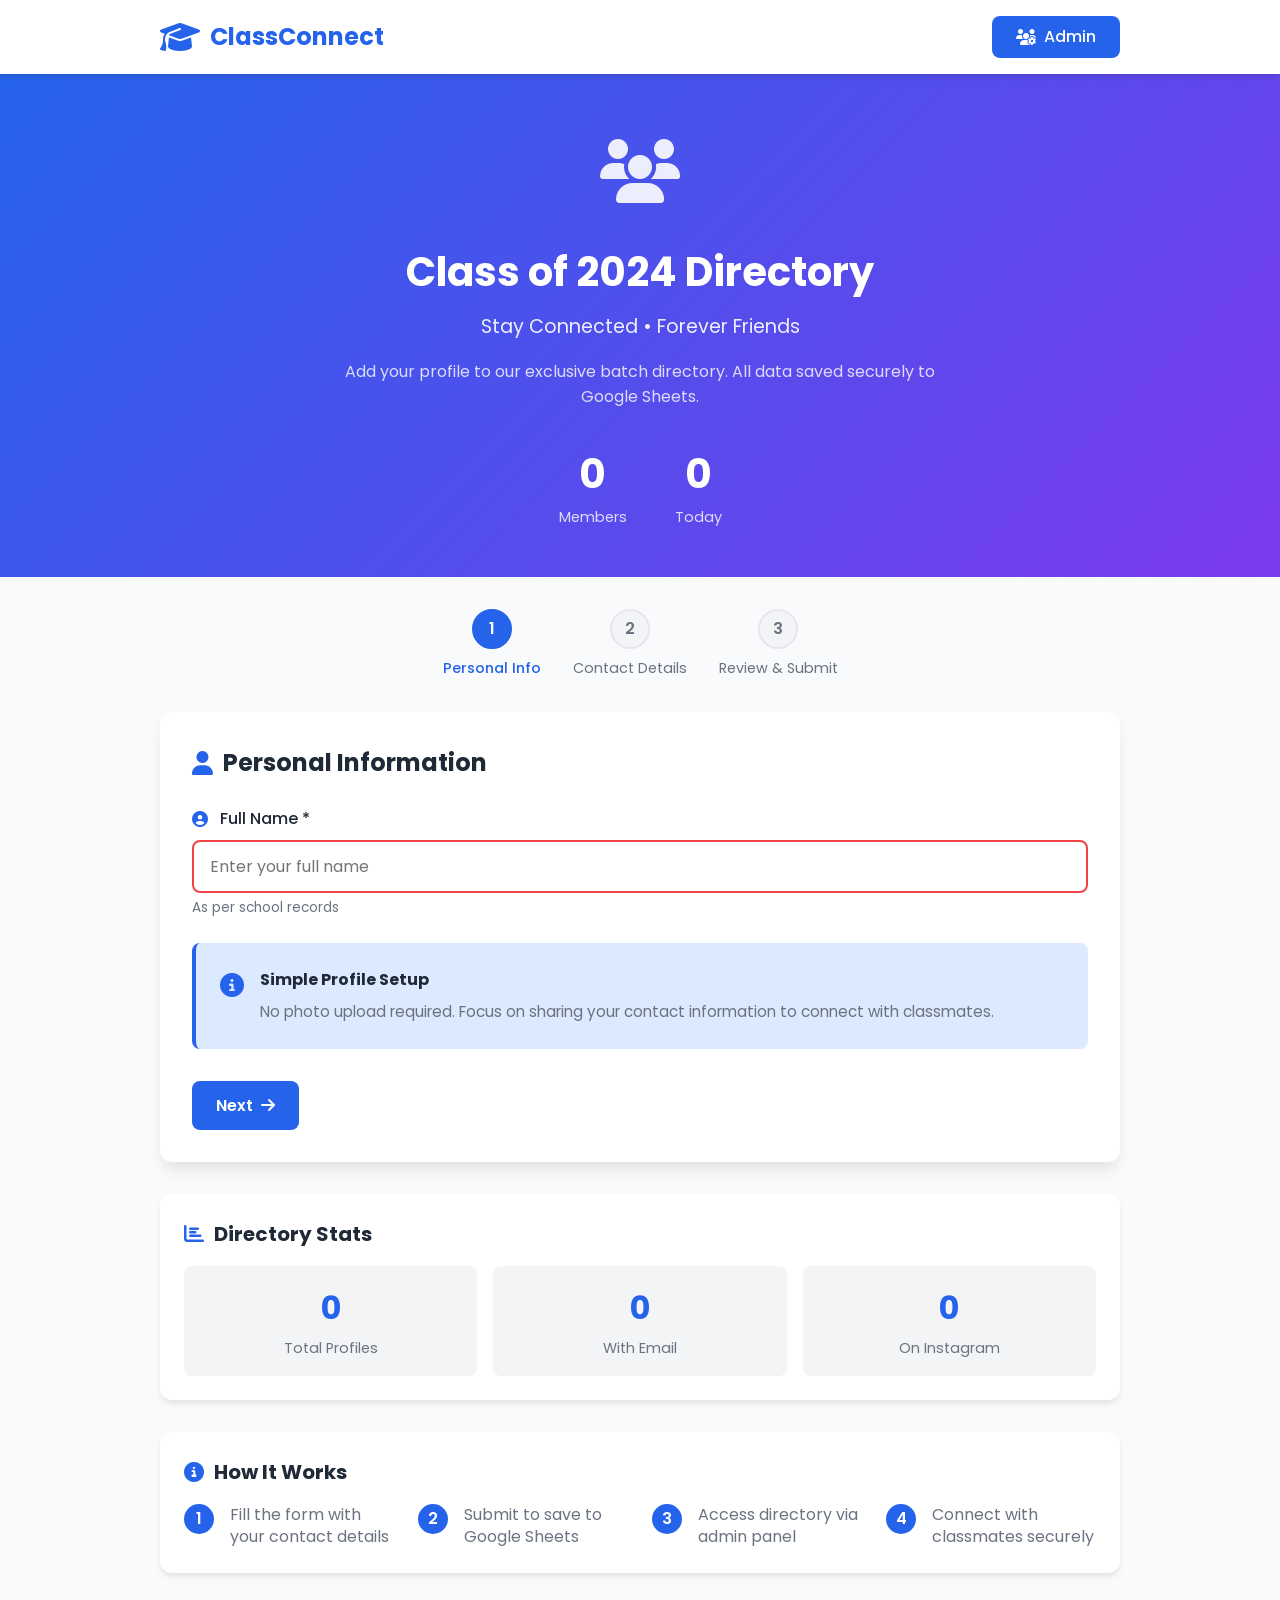
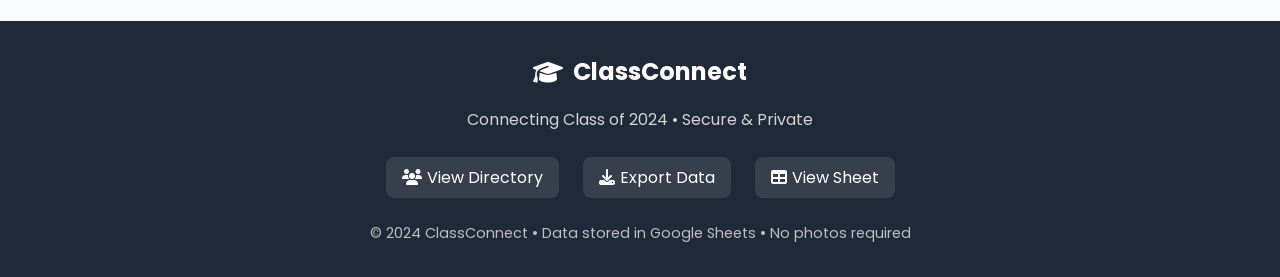
<file: index.html>
<!DOCTYPE html>
<html lang="en">
<head>
    <meta charset="UTF-8">
    <meta name="viewport" content="width=device-width, initial-scale=1.0">
    <title>ClassConnect | Batch 2024</title>
    <link rel="stylesheet" href="style.css">
    <link rel="stylesheet" href="https://cdnjs.cloudflare.com/ajax/libs/font-awesome/6.4.0/css/all.min.css">
    <link href="https://fonts.googleapis.com/css2?family=Poppins:wght@300;400;500;600;700&display=swap" rel="stylesheet">
</head>
<body>
    <!-- Header -->
    <header class="header">
        <div class="container">
            <nav class="navbar">
                <div class="logo">
                    <i class="fas fa-graduation-cap"></i>
                    <span>ClassConnect</span>
                </div>
                <a href="admin.html" class="admin-btn">
                    <i class="fas fa-users-cog"></i> Admin
                </a>
            </nav>
        </div>
    </header>

    <!-- Hero Section -->
    <section class="hero">
        <div class="container">
            <div class="hero-content">
                <div class="hero-icon">
                    <i class="fas fa-users"></i>
                </div>
                <h1>Class of 2024 Directory</h1>
                <p class="subtitle">Stay Connected • Forever Friends</p>
                <p class="description">Add your profile to our exclusive batch directory. All data saved securely to Google Sheets.</p>
                
                <div class="live-stats">
                    <div class="stat">
                        <span class="number" id="totalMembers">0</span>
                        <span class="label">Members</span>
                    </div>
                    <div class="stat">
                        <span class="number" id="todayJoined">0</span>
                        <span class="label">Today</span>
                    </div>
                </div>
            </div>
        </div>
    </section>

    <!-- Main Form -->
    <main class="main-content">
        <div class="container">
            <!-- Progress Steps -->
            <div class="steps">
                <div class="step active">
                    <div class="step-number">1</div>
                    <div class="step-text">Personal Info</div>
                </div>
                <div class="step">
                    <div class="step-number">2</div>
                    <div class="step-text">Contact Details</div>
                </div>
                <div class="step">
                    <div class="step-number">3</div>
                    <div class="step-text">Review & Submit</div>
                </div>
            </div>

            <!-- Form -->
            <div class="form-container">
                <form id="classForm">
                    <!-- Step 1 -->
                    <div class="form-step active" id="step1">
                        <h2><i class="fas fa-user"></i> Personal Information</h2>
                        
                        <div class="form-group">
                            <label for="fullName">
                                <i class="fas fa-user-circle"></i> Full Name *
                            </label>
                            <input type="text" id="fullName" required placeholder="Enter your full name">
                            <small class="hint">As per school records</small>
                        </div>

                        <div class="profile-notice">
                            <div class="notice-icon">
                                <i class="fas fa-info-circle"></i>
                            </div>
                            <div class="notice-content">
                                <h4>Simple Profile Setup</h4>
                                <p>No photo upload required. Focus on sharing your contact information to connect with classmates.</p>
                            </div>
                        </div>

                        <div class="form-actions">
                            <button type="button" class="btn btn-next" onclick="nextStep(2)">
                                Next <i class="fas fa-arrow-right"></i>
                            </button>
                        </div>
                    </div>

                    <!-- Step 2 -->
                    <div class="form-step" id="step2">
                        <h2><i class="fas fa-address-book"></i> Contact Details</h2>
                        
                        <div class="form-group">
                            <label for="phone">
                                <i class="fas fa-phone"></i> WhatsApp Number *
                            </label>
                            <div class="phone-input">
                                <div class="country-code">
                                    <span>🇮🇳 +91</span>
                                </div>
                                <input type="tel" id="phone" required 
                                       placeholder="98765 43210"
                                       pattern="[0-9\s]{10,12}"
                                       maxlength="12">
                            </div>
                            <small class="hint">10-digit Indian number (numbers only)</small>
                        </div>

                        <div class="form-group">
                            <label for="altPhone">
                                <i class="fas fa-phone-alt"></i> Alternate Number
                            </label>
                            <div class="phone-input">
                                <div class="country-code">
                                    <span>🇮🇳 +91</span>
                                </div>
                                <input type="tel" id="altPhone" 
                                       placeholder="Alternative number"
                                       maxlength="12">
                            </div>
                        </div>

                        <div class="form-group">
                            <label for="email">
                                <i class="fas fa-envelope"></i> Email Address
                            </label>
                            <input type="email" id="email" placeholder="your.email@gmail.com">
                        </div>

                        <div class="form-group">
                            <label for="instagram">
                                <i class="fab fa-instagram"></i> Instagram ID
                            </label>
                            <div class="social-input">
                                <span class="prefix">@</span>
                                <input type="text" id="instagram" placeholder="username">
                            </div>
                        </div>

                        <div class="form-actions">
                            <button type="button" class="btn btn-back" onclick="prevStep(1)">
                                <i class="fas fa-arrow-left"></i> Back
                            </button>
                            <button type="button" class="btn btn-next" onclick="nextStep(3)">
                                Next <i class="fas fa-arrow-right"></i>
                            </button>
                        </div>
                    </div>

                    <!-- Step 3 -->
                    <div class="form-step" id="step3">
                        <h2><i class="fas fa-check-circle"></i> Review & Submit</h2>
                        
                        <div class="review-card">
                            <div class="review-avatar">
                                <i class="fas fa-user-circle"></i>
                            </div>
                            <div class="review-details">
                                <h3 id="reviewName">Your Name</h3>
                                <div class="detail">
                                    <i class="fas fa-phone"></i>
                                    <span id="reviewPhone">Not provided</span>
                                </div>
                                <div class="detail">
                                    <i class="fab fa-instagram"></i>
                                    <span id="reviewInstagram">Not provided</span>
                                </div>
                                <div class="detail">
                                    <i class="fas fa-envelope"></i>
                                    <span id="reviewEmail">Not provided</span>
                                </div>
                            </div>
                        </div>

                        <div class="privacy-notice">
                            <i class="fas fa-shield-alt"></i>
                            <div>
                                <strong>Privacy Assured:</strong> Your information is visible only to batchmates through the secure admin panel.
                            </div>
                        </div>

                        <div class="consent-box">
                            <input type="checkbox" id="consent" required>
                            <label for="consent">
                                <i class="fas fa-check-circle"></i>
                                I agree to share my contact information with batchmates
                                <small>Your data will only be accessible through the admin panel with password protection</small>
                            </label>
                        </div>

                        <div class="form-actions">
                            <button type="button" class="btn btn-back" onclick="prevStep(2)">
                                <i class="fas fa-arrow-left"></i> Back
                            </button>
                            <button type="submit" class="btn btn-submit">
                                <i class="fas fa-paper-plane"></i> Submit Profile
                            </button>
                        </div>
                    </div>
                </form>

                <!-- Success Message -->
                <div class="success-message" id="successMessage">
                    <div class="success-icon">
                        <i class="fas fa-check-circle"></i>
                    </div>
                    <h3>Profile Submitted Successfully!</h3>
                    <p>Your information has been saved to Google Sheets and is now part of our class directory.</p>
                    <div class="success-actions">
                        <button class="btn btn-success" onclick="resetForm()">
                            <i class="fas fa-plus"></i> Add Another Profile
                        </button>
                        <a href="admin.html" class="btn btn-outline" id="viewDirectoryBtn">
                            <i class="fas fa-users"></i> View Directory
                        </a>
                    </div>
                </div>
            </div>

            <!-- Quick Stats -->
            <div class="stats-section">
                <h3><i class="fas fa-chart-bar"></i> Directory Stats</h3>
                <div class="stats-grid">
                    <div class="stat-card">
                        <div class="stat-value" id="statTotal">0</div>
                        <div class="stat-label">Total Profiles</div>
                    </div>
                    <div class="stat-card">
                        <div class="stat-value" id="statWithEmail">0</div>
                        <div class="stat-label">With Email</div>
                    </div>
                    <div class="stat-card">
                        <div class="stat-value" id="statWithInsta">0</div>
                        <div class="stat-label">On Instagram</div>
                    </div>
                </div>
            </div>

            <!-- Instructions -->
            <div class="instructions">
                <h3><i class="fas fa-info-circle"></i> How It Works</h3>
                <div class="steps-list">
                    <div class="instruction">
                        <span class="number">1</span>
                        <p>Fill the form with your contact details</p>
                    </div>
                    <div class="instruction">
                        <span class="number">2</span>
                        <p>Submit to save to Google Sheets</p>
                    </div>
                    <div class="instruction">
                        <span class="number">3</span>
                        <p>Access directory via admin panel</p>
                    </div>
                    <div class="instruction">
                        <span class="number">4</span>
                        <p>Connect with classmates securely</p>
                    </div>
                </div>
            </div>
        </div>
    </main>

    <!-- Footer -->
    <footer class="footer">
        <div class="container">
            <div class="footer-content">
                <div class="footer-logo">
                    <i class="fas fa-graduation-cap"></i>
                    <span>ClassConnect</span>
                </div>
                <p class="footer-text">Connecting Class of 2024 • Secure & Private</p>
                
                <div class="footer-links">
                    <a href="#" id="adminLink">
                        <i class="fas fa-users"></i> View Directory
                    </a>
                    <a href="#" onclick="exportData()">
                        <i class="fas fa-download"></i> Export Data
                    </a>
                    <a href="#" id="viewSheetLink" target="_blank">
                        <i class="fas fa-table"></i> View Sheet
                    </a>
                </div>
                
                <p class="copyright">
                    © 2024 ClassConnect • Data stored in Google Sheets • No photos required
                </p>
            </div>
        </div>
    </footer>

    <!-- Loading Overlay -->
    <div class="loading" id="loading">
        <div class="spinner"></div>
        <p>Saving to Google Sheets...</p>
    </div>

    <script src="script.js"></script>
</body>
</html>
</file>
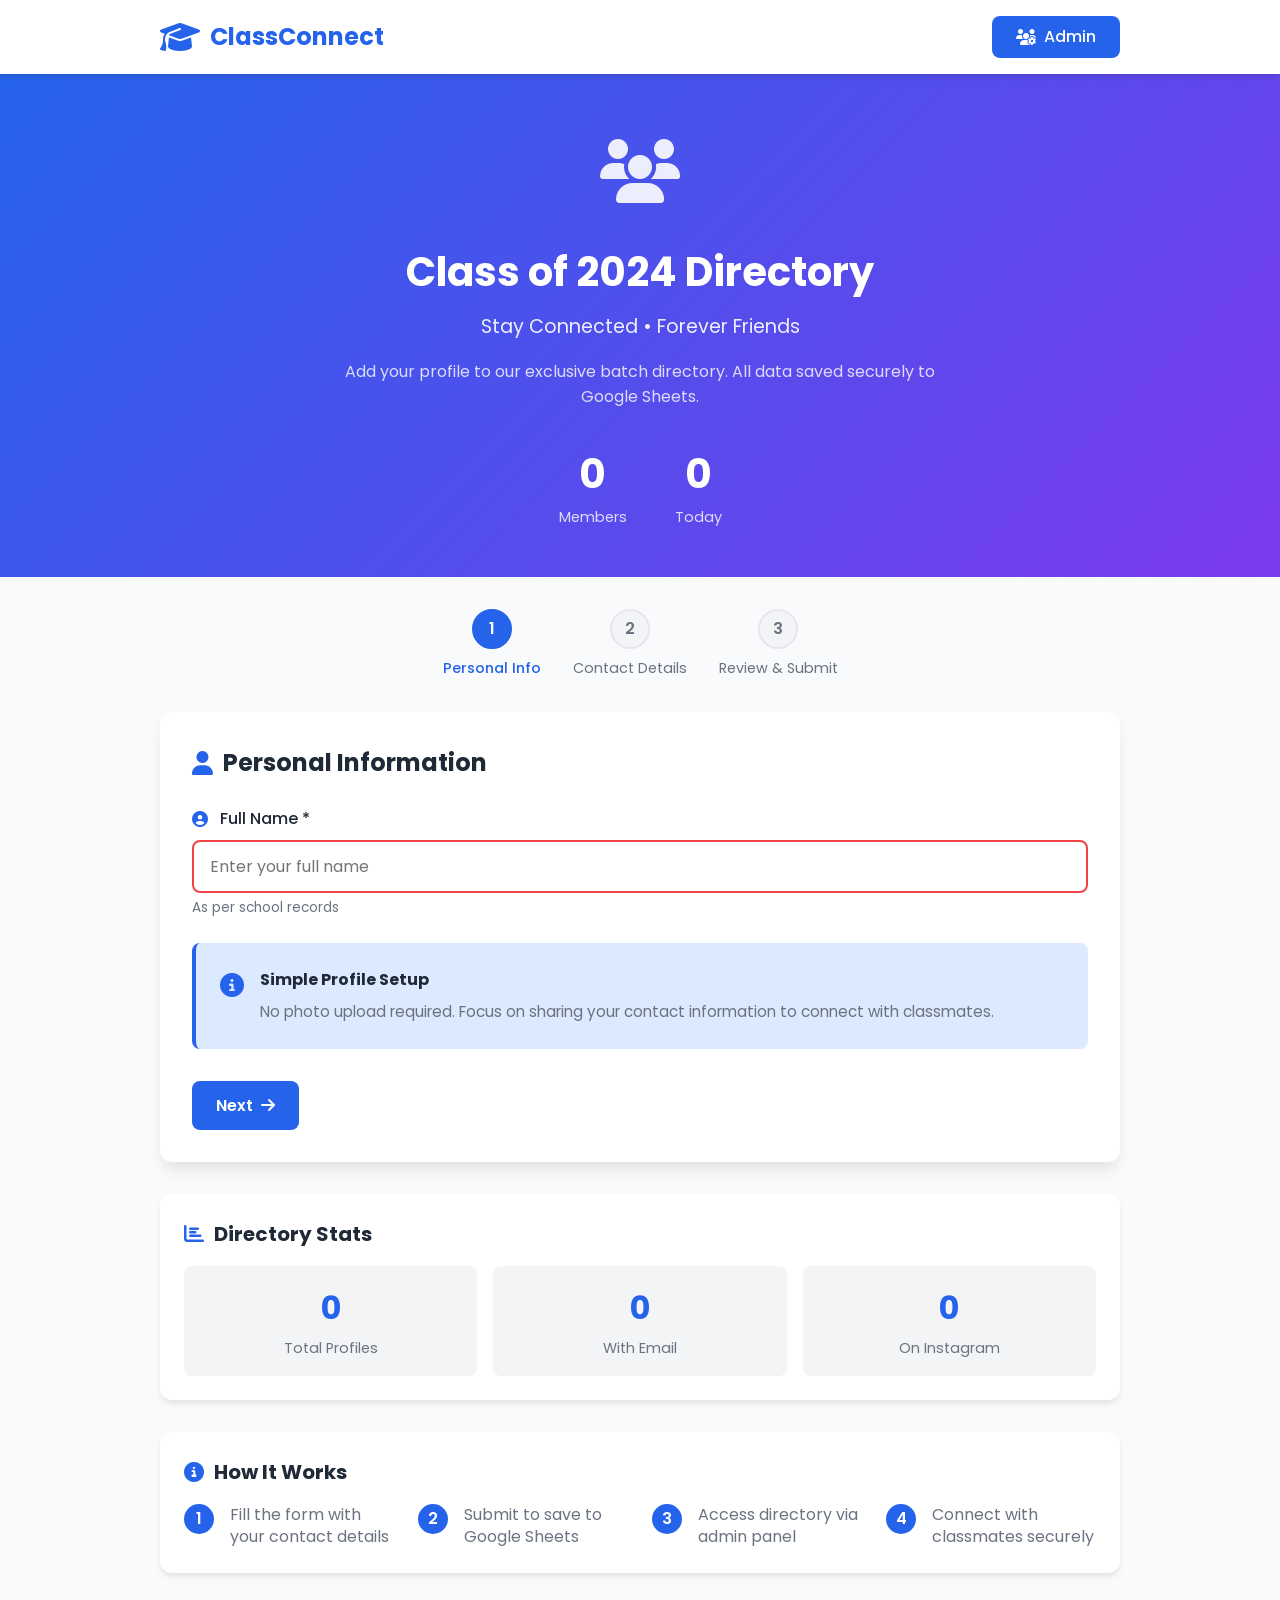
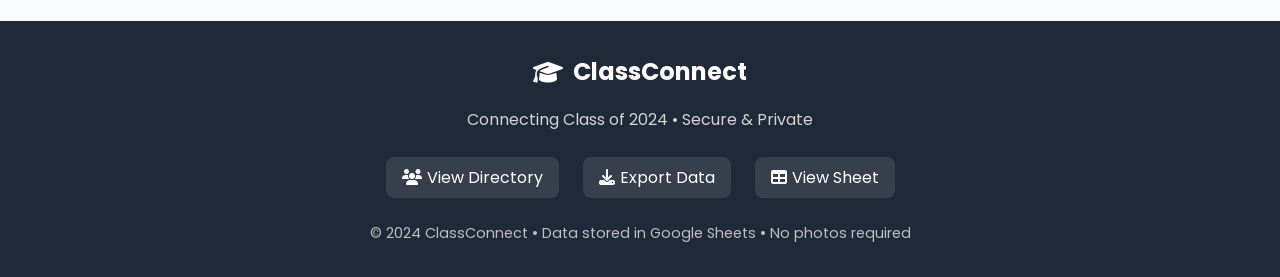
<file: admin.html>
<!DOCTYPE html>
<html lang="en">
<head>
    <meta charset="UTF-8">
    <meta name="viewport" content="width=device-width, initial-scale=1.0">
    <title>Admin Panel | Class Directory</title>
    <link rel="stylesheet" href="style.css">
    <link rel="stylesheet" href="https://cdnjs.cloudflare.com/ajax/libs/font-awesome/6.4.0/css/all.min.css">
    <style>
        .admin-container {
            min-height: 100vh;
            background: linear-gradient(135deg, #667eea 0%, #764ba2 100%);
            padding: 20px;
        }
        
        .admin-card {
            background: white;
            border-radius: 12px;
            overflow: hidden;
            box-shadow: 0 20px 60px rgba(0, 0, 0, 0.3);
            max-width: 1000px;
            margin: 0 auto;
        }
        
        .admin-header {
            background: #1f2937;
            color: white;
            padding: 2rem;
            text-align: center;
        }
        
        .admin-header h1 {
            display: flex;
            align-items: center;
            justify-content: center;
            gap: 1rem;
            margin-bottom: 0.5rem;
        }
        
        .admin-actions {
            padding: 1.5rem;
            background: #f3f4f6;
            display: flex;
            gap: 1rem;
            flex-wrap: wrap;
        }
        
        .action-btn {
            padding: 0.75rem 1.5rem;
            border: none;
            border-radius: 8px;
            font-weight: 600;
            display: flex;
            align-items: center;
            gap: 0.5rem;
            cursor: pointer;
            transition: all 0.3s;
            font-family: 'Poppins', sans-serif;
        }
        
        .export-btn {
            background: #2563eb;
            color: white;
        }
        
        .sync-btn {
            background: #10b981;
            color: white;
        }
        
        .clear-btn {
            background: #ef4444;
            color: white;
        }
        
        .back-btn {
            background: #6b7280;
            color: white;
            text-decoration: none;
            display: flex;
            align-items: center;
            justify-content: center;
        }
        
        .action-btn:hover {
            transform: translateY(-2px);
            box-shadow: 0 4px 6px rgba(0, 0, 0, 0.1);
            filter: brightness(110%);
        }
        
        .entries-container {
            padding: 1.5rem;
            max-height: 600px;
            overflow-y: auto;
        }
        
        .entry-item {
            background: white;
            border: 1px solid #e5e7eb;
            border-radius: 8px;
            padding: 1.5rem;
            margin-bottom: 1rem;
            display: flex;
            align-items: center;
            gap: 1.5rem;
            transition: all 0.3s;
        }
        
        .entry-item:hover {
            box-shadow: 0 4px 12px rgba(0, 0, 0, 0.1);
            transform: translateY(-2px);
        }
        
        .entry-avatar {
            width: 60px;
            height: 60px;
            border-radius: 50%;
            background: #f3f4f6;
            display: flex;
            align-items: center;
            justify-content: center;
            font-size: 1.5rem;
            color: #2563eb;
            flex-shrink: 0;
        }
        
        .entry-info {
            flex: 1;
        }
        
        .entry-name {
            font-weight: 600;
            font-size: 1.1rem;
            margin-bottom: 0.5rem;
            color: #1f2937;
        }
        
        .entry-contact {
            color: #6b7280;
            font-size: 0.9rem;
            margin-bottom: 0.25rem;
            display: flex;
            align-items: center;
            gap: 0.5rem;
        }
        
        .entry-contact i {
            width: 16px;
            text-align: center;
        }
        
        .no-entries {
            text-align: center;
            padding: 3rem 1rem;
            color: #6b7280;
        }
        
        .no-entries i {
            font-size: 3rem;
            margin-bottom: 1rem;
            opacity: 0.3;
        }
        
        .stats-bar {
            display: flex;
            justify-content: space-around;
            padding: 1rem;
            background: #f3f4f6;
            border-top: 1px solid #e5e7eb;
        }
        
        .stat {
            text-align: center;
        }
        
        .stat-value {
            font-size: 1.5rem;
            font-weight: 700;
            color: #2563eb;
        }
        
        .stat-label {
            font-size: 0.8rem;
            color: #6b7280;
        }
        
        .search-box {
            padding: 1rem;
            background: white;
            border-bottom: 1px solid #e5e7eb;
        }
        
        .search-input {
            width: 100%;
            padding: 0.75rem 1rem;
            border: 2px solid #e5e7eb;
            border-radius: 8px;
            font-size: 1rem;
            font-family: 'Poppins', sans-serif;
        }
        
        .search-input:focus {
            outline: none;
            border-color: #2563eb;
        }
        
        .loading {
            text-align: center;
            padding: 2rem;
            color: #6b7280;
        }
        
        .spinner {
            width: 40px;
            height: 40px;
            border: 4px solid #f3f4f6;
            border-top: 4px solid #2563eb;
            border-radius: 50%;
            animation: spin 1s linear infinite;
            margin: 0 auto 1rem;
        }
        
        @keyframes spin {
            0% { transform: rotate(0deg); }
            100% { transform: rotate(360deg); }
        }
        
        @media (max-width: 768px) {
            .admin-actions {
                flex-direction: column;
            }
            
            .entry-item {
                flex-direction: column;
                text-align: center;
                gap: 1rem;
            }
            
            .entry-contact {
                justify-content: center;
            }
            
            .stats-bar {
                flex-direction: column;
                gap: 1rem;
            }
        }
    </style>
</head>
<body>
    <div class="admin-container">
        <div class="admin-card">
            <div class="admin-header">
                <a href="index.html" style="color: white; text-decoration: none; display: inline-block; margin-bottom: 1rem;">
                    <i class="fas fa-arrow-left"></i> Back to Form
                </a>
                <h1>
                    <i class="fas fa-users-cog"></i>
                    Class Directory Admin
                </h1>
                <p>View and manage all submitted profiles</p>
            </div>
            
            <div class="search-box">
                <input type="text" class="search-input" placeholder="Search by name, phone, or email..." onkeyup="searchEntries(this.value)">
            </div>
            
            <div class="admin-actions">
                <button class="action-btn export-btn" onclick="exportAllData()">
                    <i class="fas fa-download"></i> Export CSV
                </button>
                <button class="action-btn sync-btn" onclick="syncFromGoogleSheets()">
                    <i class="fas fa-sync"></i> Sync from Google
                </button>
                <button class="action-btn clear-btn" onclick="clearAllData()">
                    <i class="fas fa-trash"></i> Clear All
                </button>
                <button class="action-btn sync-btn" onclick="loadEntries()">
                    <i class="fas fa-redo"></i> Refresh
                </button>
                <a href="index.html" class="action-btn back-btn">
                    <i class="fas fa-home"></i> Home
                </a>
            </div>
            
            <div class="stats-bar">
                <div class="stat">
                    <div class="stat-value" id="statTotal">0</div>
                    <div class="stat-label">Total Profiles</div>
                </div>
                <div class="stat">
                    <div class="stat-value" id="statToday">0</div>
                    <div class="stat-label">Today</div>
                </div>
                <div class="stat">
                    <div class="stat-value" id="statWithEmail">0</div>
                    <div class="stat-label">With Email</div>
                </div>
            </div>
            
            <div class="entries-container" id="entriesContainer">
                <div class="loading">
                    <div class="spinner"></div>
                    <p>Loading entries...</p>
                </div>
            </div>
        </div>
    </div>

        <script>
        // Google Script URL - USE THE WORKING URL
        const GOOGLESCRIPTURL = 'https://script.google.com/macros/s/AKfycbzDRcAFDwzdd4pepyqPuWgpbaMTDQ_hIdqrINC5aDcQ37bkAn9r2fqy6RSonvyyN2K5/exec';

        let allEntries = [];

        // Check password
        const password = prompt('Enter admin password:');
        if (password !== 'class2024') {
            alert('Access denied. Incorrect password.');
            window.location.href = 'index.html';
        }

        // Load entries on page load
        document.addEventListener('DOMContentLoaded', loadEntries);

        // Listen for new entries from main page
        window.addEventListener('message', function(event) {
            if (event.data && event.data.type === 'NEW_ENTRY') {
                console.log('New entry received:', event.data.data);
                loadEntries();
            }
        });

        // ===== LOAD ENTRIES =====
        async function loadEntries() {
            try {
                showLoading(true);
                console.log('Loading entries from:', GOOGLESCRIPTURL);
                
                // Try to load from Google Sheets first
                const response = await fetch(GOOGLESCRIPTURL);
                if (!response.ok) throw new Error(`HTTP error! status: ${response.status}`);
                
                const result = await response.json();
                console.log('Google Sheets response:', result);
                
                if (result.success && result.data && Array.isArray(result.data)) {
                    console.log(`Found ${result.data.length} entries in Google Sheets`);
                    
                    // Convert Google Sheets data to our format
                    allEntries = result.data.map(item => ({
                        name: item.Name || item.name,
                        phone: (item.Phone || item.phone)?.toString(),
                        altPhone: (item['Alt Phone'] || item['Alternate Phone'] || item.altPhone)?.toString(),
                        email: item.Email || item.email,
                        instagram: item.Instagram || item.instagram,
                        submittedAt: item['Submitted At'] || item['Submission Date'] || item.submittedAt || item.Timestamp,
                        timestamp: item.Timestamp ? new Date(item.Timestamp).toISOString() : new Date().toISOString()
                    }));
                    
                    // Also update localStorage with this data
                    localStorage.setItem('classDirectory', JSON.stringify(allEntries));
                } else {
                    console.log('No data in Google Sheets, using localStorage');
                }
                
                // Fallback to localStorage
                const localEntries = JSON.parse(localStorage.getItem('classDirectory')) || [];
                if (allEntries.length === 0) {
                    allEntries = localEntries;
                }
                
                // Sort by date (newest first)
                allEntries.sort((a, b) => {
                    const dateA = new Date(a.timestamp || a.submittedAt || 0);
                    const dateB = new Date(b.timestamp || b.submittedAt || 0);
                    return dateB - dateA;
                });
                
                displayEntries(allEntries);
                updateStats(allEntries);
                
            } catch (error) {
                console.error('Error loading entries:', error);
                // Use localStorage
                allEntries = JSON.parse(localStorage.getItem('classDirectory')) || [];
                console.log(`Using ${allEntries.length} entries from localStorage`);
                
                // Sort by date
                allEntries.sort((a, b) => {
                    const dateA = new Date(a.timestamp || a.submittedAt || 0);
                    const dateB = new Date(b.timestamp || b.submittedAt || 0);
                    return dateB - dateA;
                });
                
                displayEntries(allEntries);
                updateStats(allEntries);
            } finally {
                showLoading(false);
            }
        }

        // ===== DISPLAY ENTRIES =====
        function displayEntries(entries) {
            const container = document.getElementById('entriesContainer');
            
            if (entries.length === 0) {
                container.innerHTML = `
                    <div class="no-entries">
                        <i class="fas fa-users-slash"></i>
                        <h3>No Entries Yet</h3>
                        <p>No profiles have been submitted yet.</p>
                        <p>Share the form link with your classmates!</p>
                    </div>
                `;
                return;
            }
            
            container.innerHTML = entries.map(entry => {
                // Format phone numbers
                const formatPhone = (phone) => {
                    if (!phone) return 'Not provided';
                    const clean = phone.toString().replace(/\D/g, '');
                    if (clean.length === 10) return `+91 ${clean.slice(0,5)} ${clean.slice(5)}`;
                    return phone;
                };
                
                // Format date
                const formatDate = (dateString) => {
                    if (!dateString) return 'Date not available';
                    try {
                        const date = new Date(dateString);
                        if (isNaN(date.getTime())) return dateString;
                        return date.toLocaleString('en-IN', {
                            day: '2-digit', month: 'short', year: 'numeric',
                            hour: '2-digit', minute: '2-digit'
                        });
                    } catch (e) {
                        return dateString;
                    }
                };
                
                const phone1 = formatPhone(entry.phone);
                const phone2 = entry.altPhone ? formatPhone(entry.altPhone) : null;
                
                return `
                    <div class="entry-item">
                        <div class="entry-avatar">
                            <i class="fas fa-user-circle"></i>
                        </div>
                        <div class="entry-info">
                            <div class="entry-name">${entry.name || 'Unknown'}</div>
                            <div class="entry-contact">
                                <i class="fas fa-phone"></i> ${phone1}
                            </div>
                            ${phone2 ? `<div class="entry-contact">
                                <i class="fas fa-phone-alt"></i> ${phone2}
                            </div>` : ''}
                            ${entry.email ? `<div class="entry-contact">
                                <i class="fas fa-envelope"></i> ${entry.email}
                            </div>` : ''}
                            ${entry.instagram ? `<div class="entry-contact">
                                <i class="fab fa-instagram"></i> @${entry.instagram}
                            </div>` : ''}
                            <div class="entry-contact">
                                <i class="far fa-clock"></i> ${formatDate(entry.submittedAt)}
                            </div>
                        </div>
                    </div>
                `;
            }).join('');
        }

        // ===== SEARCH ENTRIES =====
        function searchEntries(searchTerm) {
            if (!searchTerm.trim()) {
                displayEntries(allEntries);
                return;
            }
            
            const term = searchTerm.toLowerCase();
            const filtered = allEntries.filter(entry =>
                (entry.name && entry.name.toLowerCase().includes(term)) ||
                entry.phone?.toString().includes(term) ||
                (entry.email && entry.email.toLowerCase().includes(term)) ||
                (entry.instagram && entry.instagram.toLowerCase().includes(term))
            );
            
            displayEntries(filtered);
            updateStats(filtered);
        }

        // ===== UPDATE STATS =====
        function updateStats(entries) {
            const total = entries.length;
            
            // Calculate today's count
            const today = new Date().toDateString();
            const todayCount = entries.filter(entry => {
                try {
                    const entryDate = new Date(entry.timestamp || entry.submittedAt).toDateString();
                    return entryDate === today;
                } catch (e) {
                    return false;
                }
            }).length;
            
            // Count with email
            const withEmail = entries.filter(entry => entry.email && entry.email.trim()).length;
            
            document.getElementById('statTotal').textContent = total;
            document.getElementById('statToday').textContent = todayCount;
            document.getElementById('statWithEmail').textContent = withEmail;
        }

        // ===== EXPORT ALL DATA =====
        function exportAllData() {
            if (allEntries.length === 0) {
                alert('No data to export');
                return;
            }
            
            // Prepare CSV content
            const headers = ['Name', 'Phone', 'Alt Phone', 'Email', 'Instagram', 'Date Added', 'Timestamp'];
            const csvRows = [];
            
            // Add headers
            csvRows.push(headers.join(','));
            
            // Add data rows
            allEntries.forEach(entry => {
                const row = [
                    `"${entry.name || ''}"`,
                    `"${entry.phone || ''}"`,
                    `"${entry.altPhone || ''}"`,
                    `"${entry.email || ''}"`,
                    `"${entry.instagram || ''}"`,
                    `"${entry.submittedAt || entry.timestamp || ''}"`,
                    `"${entry.timestamp || ''}"`
                ];
                csvRows.push(row.join(','));
            });
            
            // Create CSV string
            const csv = csvRows.join('\n');
            
            // Create and trigger download
            const blob = new Blob([csv], { type: 'text/csv;charset=utf-8;' });
            const link = document.createElement('a');
            const url = URL.createObjectURL(blob);
            link.setAttribute('href', url);
            link.setAttribute('download', `classmates_directory_${new Date().toISOString().slice(0,10)}.csv`);
            link.style.visibility = 'hidden';
            document.body.appendChild(link);
            link.click();
            document.body.removeChild(link);
            
            alert(`✅ Exported ${allEntries.length} entries successfully!`);
        }

        // ===== SYNC FROM GOOGLE SHEETS =====
        async function syncFromGoogleSheets() {
            try {
                showLoading(true);
                console.log('🔄 Syncing from Google Sheets...');
                
                const response = await fetch(GOOGLESCRIPTURL);
                if (!response.ok) throw new Error(`HTTP error! status: ${response.status}`);
                
                const result = await response.json();
                console.log('Sync response:', result);
                
                if (result.success && result.data && Array.isArray(result.data)) {
                    // Convert and save to localStorage
                    const entries = result.data.map(item => ({
                        name: item.Name || item.name,
                        phone: (item.Phone || item.phone)?.toString(),
                        altPhone: (item['Alt Phone'] || item['Alternate Phone'] || item.altPhone)?.toString(),
                        email: item.Email || item.email,
                        instagram: item.Instagram || item.instagram,
                        submittedAt: item['Submitted At'] || item['Submission Date'] || item.submittedAt || item.Timestamp,
                        timestamp: item.Timestamp ? new Date(item.Timestamp).toISOString() : new Date().toISOString()
                    }));
                    
                    localStorage.setItem('classDirectory', JSON.stringify(entries));
                    
                    // Update daily stats
                    const today = new Date().toDateString();
                    let dailyStats = JSON.parse(localStorage.getItem('dailyStats')) || {};
                    const todayCount = entries.filter(entry => {
                        try {
                            const entryDate = new Date(entry.timestamp || entry.submittedAt).toDateString();
                            return entryDate === today;
                        } catch (e) {
                            return false;
                        }
                    }).length;
                    dailyStats[today] = todayCount;
                    localStorage.setItem('dailyStats', JSON.stringify(dailyStats));
                    
                    alert(`✅ Synced ${entries.length} entries from Google Sheets!`);
                    loadEntries();
                } else {
                    alert('No data found in Google Sheets');
                }
            } catch (error) {
                console.error('Sync error:', error);
                alert('❌ Error syncing from Google Sheets: ' + error.message);
            } finally {
                showLoading(false);
            }
        }

        // ===== CLEAR ALL DATA =====
        function clearAllData() {
            if (confirm('⚠️ WARNING: This will delete ALL local data! Are you sure?')) {
                localStorage.removeItem('classDirectory');
                localStorage.removeItem('dailyStats');
                alert('✅ All local data cleared!');
                loadEntries();
                
                // Notify main page if open
                try {
                    window.opener?.postMessage({ type: 'DATA_CLEARED' }, '*');
                } catch (e) {
                    console.log('Could not notify parent window');
                }
            }
        }

        // ===== SHOW/HIDE LOADING =====
        function showLoading(show) {
            const container = document.getElementById('entriesContainer');
            if (show) {
                container.innerHTML = `
                    <div class="loading">
                        <div class="spinner"></div>
                        <p>Loading entries...</p>
                    </div>
                `;
            }
        }

        // Auto-refresh every 30 seconds (only when visible)
        setInterval(() => {
            if (document.visibilityState === 'visible') {
                loadEntries();
            }
        }, 30000);
    </script>
</body>
</html>
</file>
<file: style.css>
/* Reset & Base */
* {
    margin: 0;
    padding: 0;
    box-sizing: border-box;
}

:root {
    --primary: #2563eb;
    --primary-dark: #1d4ed8;
    --primary-light: #dbeafe;
    --secondary: #7c3aed;
    --success: #10b981;
    --warning: #f59e0b;
    --danger: #ef4444;
    --dark: #1f2937;
    --gray: #6b7280;
    --light-gray: #f3f4f6;
    --border: #e5e7eb;
    --radius: 12px;
    --shadow: 0 4px 6px -1px rgba(0, 0, 0, 0.1);
    --shadow-lg: 0 10px 15px -3px rgba(0, 0, 0, 0.1);
}

body {
    font-family: 'Poppins', sans-serif;
    background: #f8fafc;
    color: var(--dark);
    line-height: 1.6;
}

.container {
    max-width: 1000px;
    margin: 0 auto;
    padding: 0 20px;
}

/* Header */
.header {
    background: white;
    box-shadow: var(--shadow);
    position: sticky;
    top: 0;
    z-index: 100;
}

.navbar {
    display: flex;
    justify-content: space-between;
    align-items: center;
    padding: 1rem 0;
}

.logo {
    display: flex;
    align-items: center;
    gap: 10px;
    font-size: 1.5rem;
    font-weight: 700;
    color: var(--primary);
}

.logo i {
    font-size: 2rem;
}

.admin-btn {
    background: var(--primary);
    color: white;
    padding: 0.5rem 1.5rem;
    border-radius: 8px;
    text-decoration: none;
    display: flex;
    align-items: center;
    gap: 8px;
    font-weight: 500;
    transition: all 0.3s;
    white-space: nowrap;
}

.admin-btn:hover {
    background: var(--primary-dark);
    transform: translateY(-2px);
}

/* Hero */
.hero {
    background: linear-gradient(135deg, var(--primary), var(--secondary));
    color: white;
    padding: 3rem 0;
    text-align: center;
}

.hero-icon {
    font-size: 4rem;
    margin-bottom: 1rem;
    opacity: 0.9;
}

.hero h1 {
    font-size: 2.5rem;
    margin-bottom: 0.5rem;
}

.subtitle {
    font-size: 1.2rem;
    opacity: 0.9;
    margin-bottom: 1rem;
}

.description {
    max-width: 600px;
    margin: 0 auto 2rem;
    opacity: 0.8;
}

.live-stats {
    display: flex;
    justify-content: center;
    gap: 3rem;
    margin-top: 2rem;
}

.stat {
    display: flex;
    flex-direction: column;
    align-items: center;
}

.stat .number {
    font-size: 2.5rem;
    font-weight: 700;
}

.stat .label {
    font-size: 0.9rem;
    opacity: 0.8;
}

/* Steps */
.steps {
    display: flex;
    justify-content: center;
    gap: 2rem;
    margin: 2rem 0;
}

.step {
    display: flex;
    flex-direction: column;
    align-items: center;
    gap: 0.5rem;
}

.step-number {
    width: 40px;
    height: 40px;
    background: var(--light-gray);
    border: 2px solid var(--border);
    border-radius: 50%;
    display: flex;
    align-items: center;
    justify-content: center;
    font-weight: 600;
    color: var(--gray);
}

.step.active .step-number {
    background: var(--primary);
    border-color: var(--primary);
    color: white;
}

.step-text {
    font-size: 0.9rem;
    color: var(--gray);
}

.step.active .step-text {
    color: var(--primary);
    font-weight: 500;
}

/* Form Container */
.form-container {
    background: white;
    border-radius: var(--radius);
    padding: 2rem;
    box-shadow: var(--shadow-lg);
    margin-bottom: 2rem;
}

.form-step {
    display: none;
    animation: fadeIn 0.3s ease-in;
}

.form-step.active {
    display: block;
}

@keyframes fadeIn {
    from { opacity: 0; transform: translateY(10px); }
    to { opacity: 1; transform: translateY(0); }
}

.form-step h2 {
    font-size: 1.5rem;
    margin-bottom: 1.5rem;
    display: flex;
    align-items: center;
    gap: 10px;
}

.form-step h2 i {
    color: var(--primary);
}

/* Profile Notice */
.profile-notice {
    background: var(--primary-light);
    border-radius: 8px;
    padding: 1.5rem;
    margin: 1.5rem 0;
    display: flex;
    align-items: flex-start;
    gap: 1rem;
    border-left: 4px solid var(--primary);
}

.notice-icon {
    color: var(--primary);
    font-size: 1.5rem;
    flex-shrink: 0;
}

.notice-content h4 {
    margin-bottom: 0.5rem;
    color: var(--dark);
}

.notice-content p {
    color: var(--gray);
    font-size: 0.95rem;
}

/* Form Groups */
.form-group {
    margin-bottom: 1.5rem;
}

.form-group label {
    display: flex;
    align-items: center;
    gap: 8px;
    margin-bottom: 0.5rem;
    font-weight: 500;
}

.form-group label i {
    color: var(--primary);
    width: 20px;
}

.form-group input {
    width: 100%;
    padding: 0.75rem 1rem;
    border: 2px solid var(--border);
    border-radius: 8px;
    font-size: 1rem;
    font-family: inherit;
    transition: all 0.3s;
}

.form-group input:focus {
    outline: none;
    border-color: var(--primary);
    box-shadow: 0 0 0 3px var(--primary-light);
}

.form-group input:invalid {
    border-color: var(--danger);
}

.form-group input:valid {
    border-color: var(--success);
}

.hint {
    display: block;
    margin-top: 0.25rem;
    color: var(--gray);
    font-size: 0.85rem;
}

/* Phone Input */
.phone-input {
    display: flex;
    gap: 10px;
}

.country-code {
    background: var(--light-gray);
    padding: 0.75rem 1rem;
    border-radius: 8px;
    border: 2px solid var(--border);
    display: flex;
    align-items: center;
    gap: 8px;
    font-weight: 500;
    min-width: 100px;
}

/* Social Input */
.social-input {
    position: relative;
}

.prefix {
    position: absolute;
    left: 1rem;
    top: 50%;
    transform: translateY(-50%);
    font-weight: 500;
    color: var(--gray);
}

.social-input input {
    padding-left: 2rem;
}

/* Review Card */
.review-card {
    background: var(--light-gray);
    border-radius: var(--radius);
    padding: 1.5rem;
    display: flex;
    align-items: center;
    gap: 1.5rem;
    margin-bottom: 1.5rem;
}

.review-avatar {
    width: 80px;
    height: 80px;
    border-radius: 50%;
    background: white;
    display: flex;
    align-items: center;
    justify-content: center;
    font-size: 3rem;
    color: var(--primary);
    flex-shrink: 0;
    border: 2px solid var(--border);
}

.review-details h3 {
    margin-bottom: 0.5rem;
}

.detail {
    display: flex;
    align-items: center;
    gap: 8px;
    margin-bottom: 0.25rem;
    color: var(--gray);
}

.detail i {
    color: var(--primary);
    width: 20px;
}

/* Privacy Notice */
.privacy-notice {
    background: #f0f9ff;
    border-radius: 8px;
    padding: 1rem 1.5rem;
    margin-bottom: 1.5rem;
    display: flex;
    align-items: flex-start;
    gap: 1rem;
    border: 1px solid #bae6fd;
}

.privacy-notice i {
    color: var(--primary);
    font-size: 1.2rem;
    margin-top: 2px;
}

.privacy-notice div {
    flex: 1;
}

.privacy-notice strong {
    color: var(--dark);
}

/* Consent Box */
.consent-box {
    background: var(--primary-light);
    border-radius: 8px;
    padding: 1.5rem;
    margin-bottom: 1.5rem;
    border-left: 4px solid var(--primary);
}

.consent-box input {
    margin-right: 10px;
    transform: scale(1.2);
}

.consent-box label {
    display: flex;
    align-items: flex-start;
    cursor: pointer;
    line-height: 1.5;
}

.consent-box label i {
    color: var(--primary);
    margin-right: 10px;
    margin-top: 3px;
}

.consent-box label small {
    display: block;
    font-weight: normal;
    color: var(--gray);
    margin-top: 5px;
    font-size: 0.9rem;
}

/* Buttons */
.btn {
    padding: 0.75rem 1.5rem;
    border: none;
    border-radius: 8px;
    font-size: 1rem;
    font-weight: 600;
    cursor: pointer;
    display: flex;
    align-items: center;
    justify-content: center;
    gap: 8px;
    transition: all 0.3s;
    font-family: inherit;
}

.btn-next, .btn-submit {
    background: var(--primary);
    color: white;
}

.btn-next:hover, .btn-submit:hover {
    background: var(--primary-dark);
    transform: translateY(-2px);
}

.btn-back {
    background: var(--light-gray);
    color: var(--dark);
}

.btn-back:hover {
    background: var(--border);
}

.btn-success {
    background: var(--success);
    color: white;
}

.btn-success:hover {
    background: #059669;
    transform: translateY(-2px);
}

.btn-outline {
    background: white;
    color: var(--primary);
    border: 2px solid var(--primary);
    text-decoration: none;
    display: inline-flex;
    align-items: center;
    justify-content: center;
}

.btn-outline:hover {
    background: var(--primary-light);
    transform: translateY(-2px);
}

.form-actions {
    display: flex;
    gap: 1rem;
    margin-top: 2rem;
}

/* Success Message */
.success-message {
    display: none;
    text-align: center;
    padding: 2rem;
}

.success-icon {
    font-size: 4rem;
    color: var(--success);
    margin-bottom: 1rem;
}

.success-message h3 {
    margin-bottom: 0.5rem;
    color: var(--dark);
}

.success-message p {
    color: var(--gray);
    margin-bottom: 2rem;
    max-width: 500px;
    margin-left: auto;
    margin-right: auto;
}

.success-actions {
    display: flex;
    gap: 1rem;
    justify-content: center;
    flex-wrap: wrap;
}

/* Stats Section */
.stats-section {
    background: white;
    border-radius: var(--radius);
    padding: 1.5rem;
    box-shadow: var(--shadow);
    margin-bottom: 2rem;
}

.stats-section h3 {
    font-size: 1.25rem;
    margin-bottom: 1rem;
    display: flex;
    align-items: center;
    gap: 10px;
}

.stats-section h3 i {
    color: var(--primary);
}

.stats-grid {
    display: grid;
    grid-template-columns: repeat(3, 1fr);
    gap: 1rem;
}

.stat-card {
    background: var(--light-gray);
    border-radius: 8px;
    padding: 1rem;
    text-align: center;
    transition: transform 0.3s;
}

.stat-card:hover {
    transform: translateY(-2px);
    box-shadow: var(--shadow);
}

.stat-value {
    font-size: 2rem;
    font-weight: 700;
    color: var(--primary);
}

.stat-label {
    font-size: 0.9rem;
    color: var(--gray);
    margin-top: 0.25rem;
}

/* Instructions */
.instructions {
    background: white;
    border-radius: var(--radius);
    padding: 1.5rem;
    box-shadow: var(--shadow);
    margin-bottom: 2rem;
}

.instructions h3 {
    font-size: 1.25rem;
    margin-bottom: 1rem;
    display: flex;
    align-items: center;
    gap: 10px;
}

.instructions h3 i {
    color: var(--primary);
}

.steps-list {
    display: grid;
    grid-template-columns: repeat(auto-fit, minmax(200px, 1fr));
    gap: 1.5rem;
}

.instruction {
    display: flex;
    align-items: flex-start;
    gap: 1rem;
}

.instruction .number {
    width: 30px;
    height: 30px;
    background: var(--primary);
    color: white;
    border-radius: 50%;
    display: flex;
    align-items: center;
    justify-content: center;
    font-weight: 600;
    flex-shrink: 0;
}

.instruction p {
    color: var(--gray);
    line-height: 1.4;
}

/* Footer */
.footer {
    background: var(--dark);
    color: white;
    padding: 2rem 0;
    margin-top: 3rem;
}

.footer-content {
    text-align: center;
}

.footer-logo {
    display: flex;
    align-items: center;
    justify-content: center;
    gap: 10px;
    font-size: 1.5rem;
    font-weight: 700;
    margin-bottom: 1rem;
}

.footer-text {
    opacity: 0.8;
    margin-bottom: 1.5rem;
}

.footer-links {
    display: flex;
    justify-content: center;
    gap: 1.5rem;
    margin-bottom: 1.5rem;
    flex-wrap: wrap;
}

.footer-links a {
    color: white;
    text-decoration: none;
    display: flex;
    align-items: center;
    gap: 5px;
    padding: 0.5rem 1rem;
    background: rgba(255, 255, 255, 0.1);
    border-radius: 8px;
    transition: all 0.3s;
}

.footer-links a:hover {
    background: rgba(255, 255, 255, 0.2);
    transform: translateY(-2px);
}

.copyright {
    font-size: 0.9rem;
    opacity: 0.7;
    margin-top: 1rem;
}

/* Loading */
.loading {
    position: fixed;
    top: 0;
    left: 0;
    width: 100%;
    height: 100%;
    background: rgba(255, 255, 255, 0.95);
    display: none;
    flex-direction: column;
    align-items: center;
    justify-content: center;
    z-index: 1000;
}

.spinner {
    width: 50px;
    height: 50px;
    border: 4px solid var(--light-gray);
    border-top: 4px solid var(--primary);
    border-radius: 50%;
    animation: spin 1s linear infinite;
    margin: 0 auto 1rem;
}

@keyframes spin {
    0% { transform: rotate(0deg); }
    100% { transform: rotate(360deg); }
}

/* Responsive */
@media (max-width: 768px) {
    .container {
        padding: 0 15px;
    }
    
    .hero h1 {
        font-size: 2rem;
    }
    
    .steps {
        flex-direction: column;
        align-items: center;
        gap: 1rem;
    }
    
    .phone-input {
        flex-direction: column;
    }
    
    .country-code {
        width: 100%;
        justify-content: center;
    }
    
    .stats-grid {
        grid-template-columns: 1fr;
    }
    
    .form-actions {
        flex-direction: column;
    }
    
    .success-actions {
        flex-direction: column;
    }
    
    .steps-list {
        grid-template-columns: 1fr;
    }
    
    .footer-links {
        flex-direction: column;
        align-items: center;
    }
    
    .review-card {
        flex-direction: column;
        text-align: center;
    }
}

@media (max-width: 480px) {
    .live-stats {
        flex-direction: column;
        gap: 1.5rem;
    }
}
</file>
